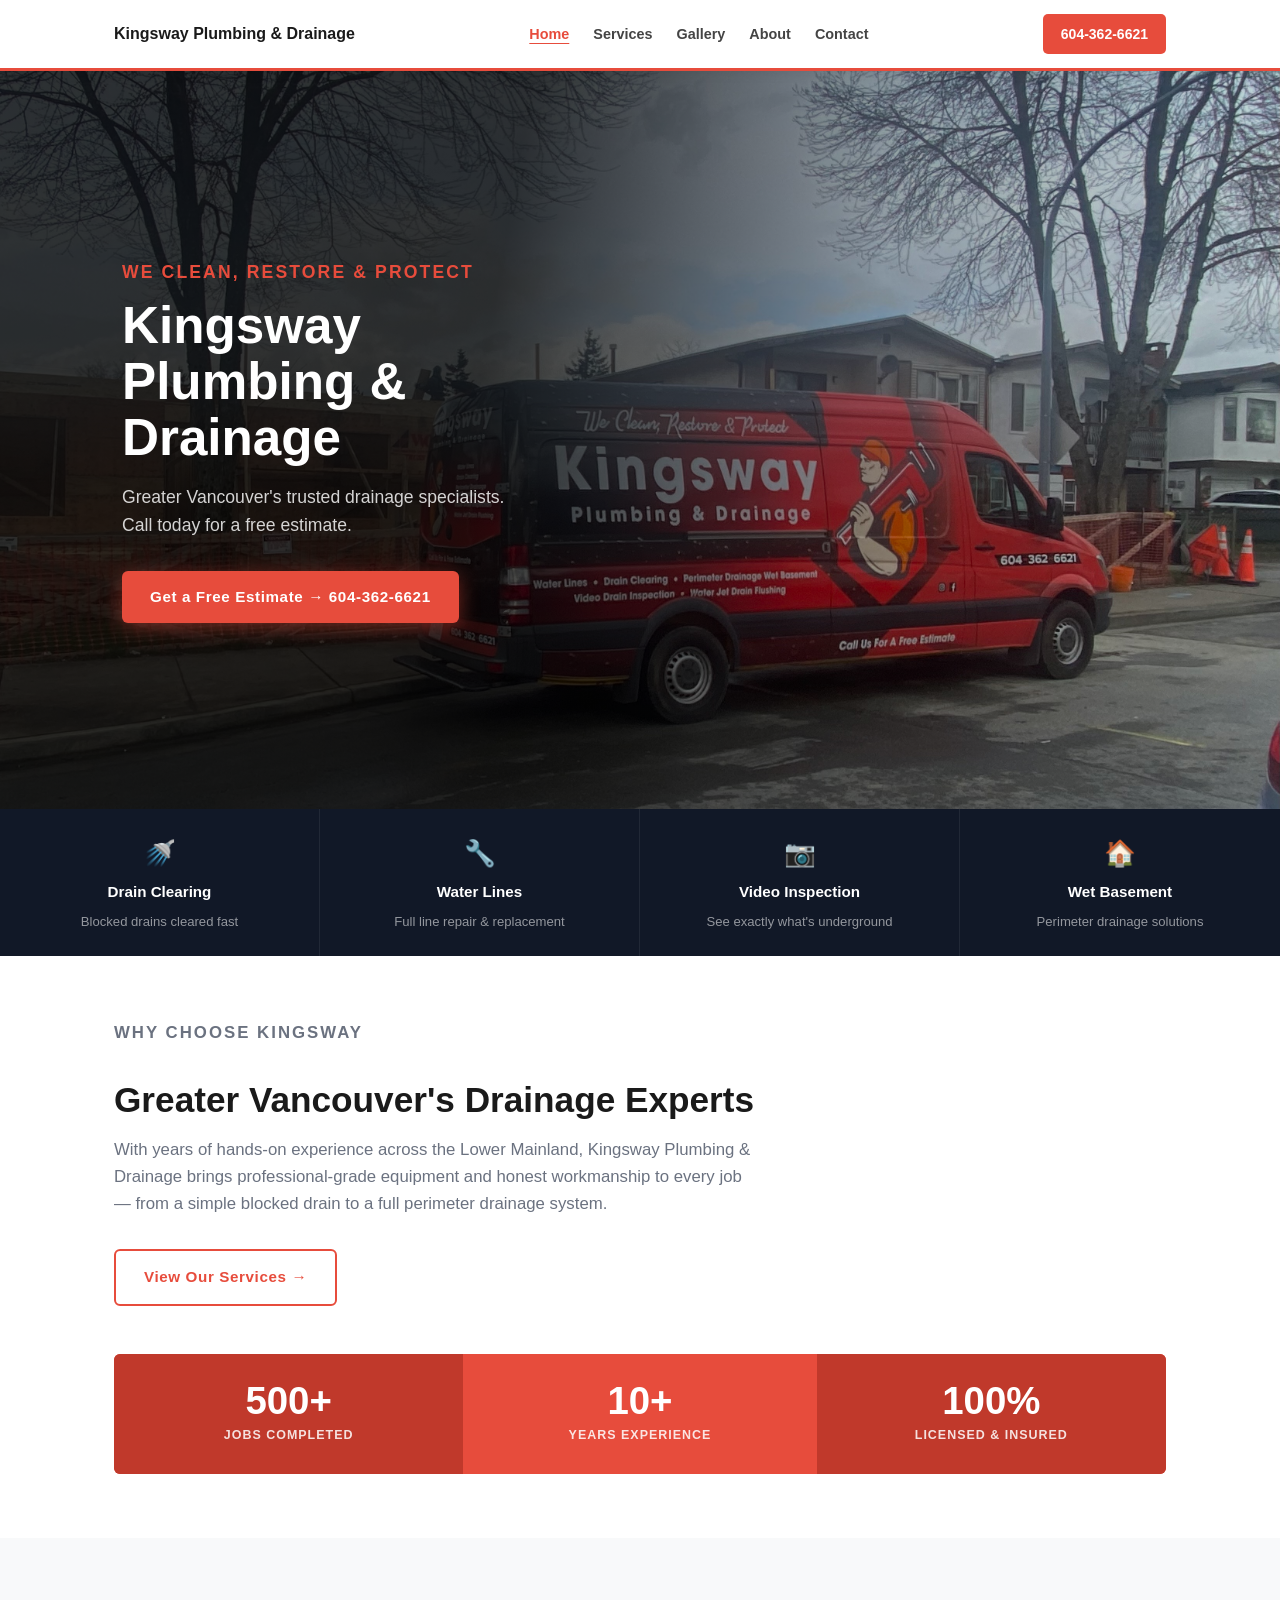
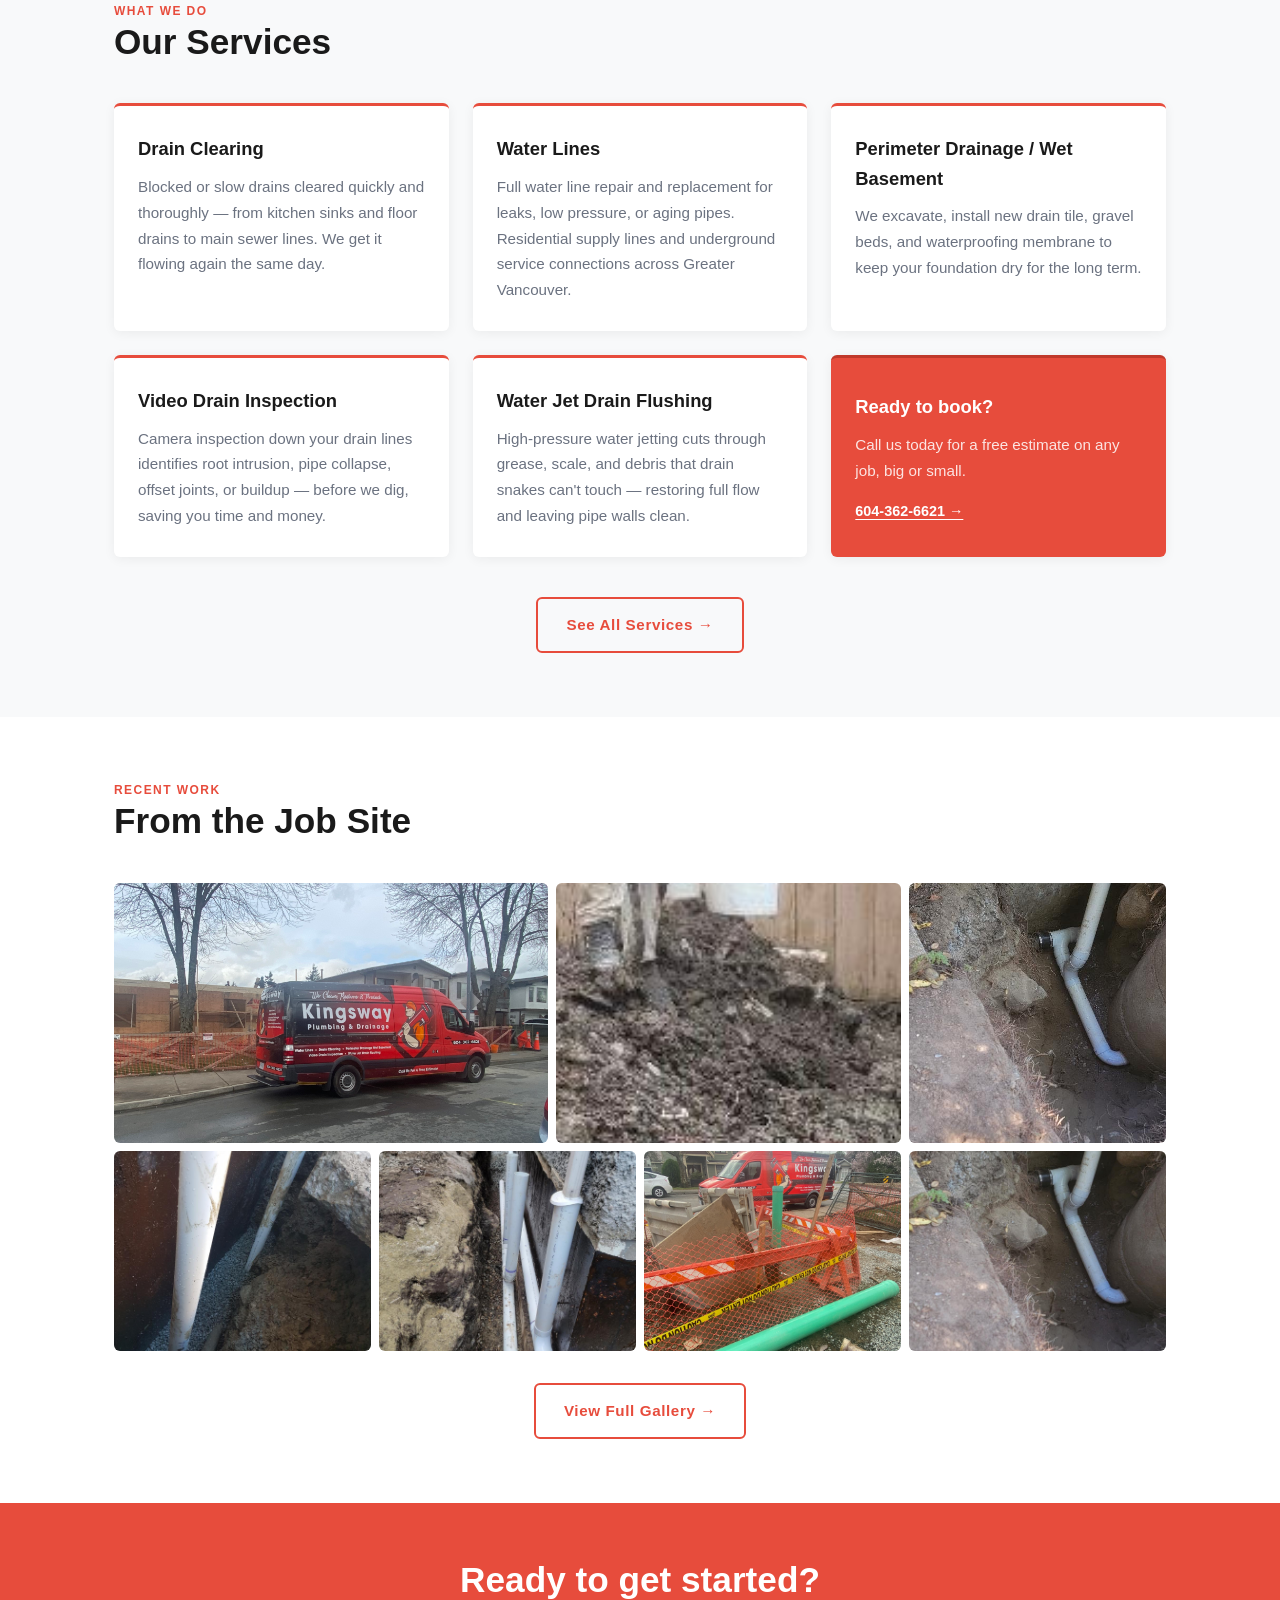
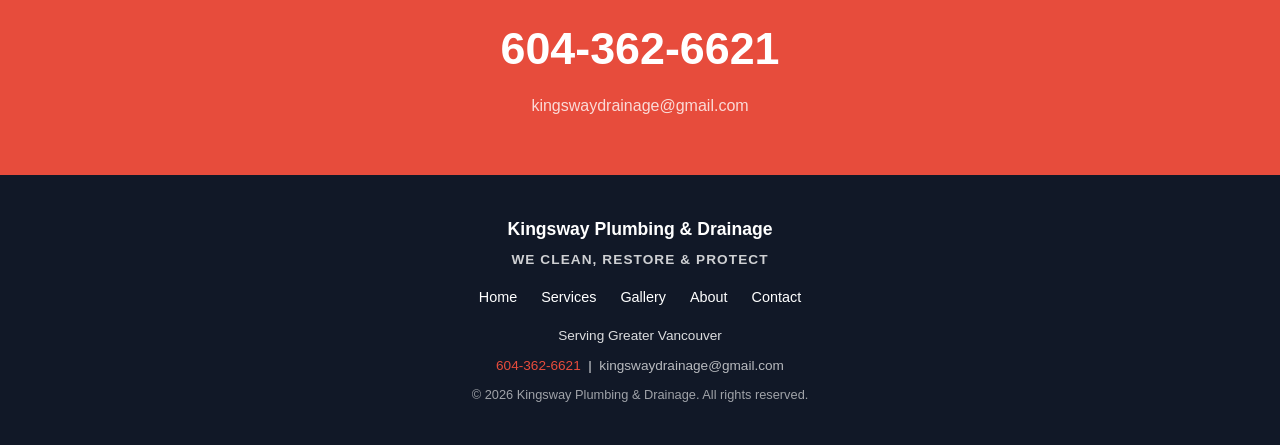
<file: index.html>
<!DOCTYPE html>
<html lang="en">
<head>
  <meta charset="UTF-8">
  <meta name="viewport" content="width=device-width, initial-scale=1.0">
  <title>Kingsway Plumbing & Drainage — Greater Vancouver</title>
  <link rel="icon" href="images/logo.png">
  <link rel="stylesheet" href="styles.css">
</head>
<body>

  <!-- NAV -->
  <nav class="nav">
    <div class="nav__inner">
      <a href="index.html" class="nav__brand">
        Kingsway Plumbing & Drainage
      </a>
      <ul class="nav__links">
        <li><a href="index.html" class="active">Home</a></li>
        <li><a href="services.html">Services</a></li>
        <li><a href="gallery.html">Gallery</a></li>
        <li><a href="about.html">About</a></li>
        <li><a href="contact.html">Contact</a></li>
      </ul>
      <a href="tel:6043626621" class="nav__phone">604-362-6621</a>
      <button class="nav-hamburger" aria-label="Toggle menu" onclick="this.closest('.nav').classList.toggle('nav--open')"><span></span><span></span><span></span></button>
    </div>
  </nav>

  <!-- HERO -->
  <section class="hero">
    <div class="hero__content">
      <p class="label">We Clean, Restore & Protect</p>
      <h1>Kingsway<br>Plumbing &<br>Drainage</h1>
      <p>Greater Vancouver's trusted drainage specialists.<br>Call today for a free estimate.</p>
      <a href="tel:6043626621" class="btn btn--red">Get a Free Estimate &rarr; 604-362-6621</a>
    </div>
  </section>

  <!-- SERVICE STRIP -->
  <div class="service-strip">
    <div class="service-strip__item">
      <span class="icon">🚿</span>
      <h3>Drain Clearing</h3>
      <p>Blocked drains cleared fast</p>
    </div>
    <div class="service-strip__item">
      <span class="icon">🔧</span>
      <h3>Water Lines</h3>
      <p>Full line repair & replacement</p>
    </div>
    <div class="service-strip__item">
      <span class="icon">📷</span>
      <h3>Video Inspection</h3>
      <p>See exactly what's underground</p>
    </div>
    <div class="service-strip__item">
      <span class="icon">🏠</span>
      <h3>Wet Basement</h3>
      <p>Perimeter drainage solutions</p>
    </div>
  </div>

  <!-- WHY US -->
  <section class="section why-us">
    <div class="container">
      <p class="label">Why Choose Kingsway</p>
      <h2>Greater Vancouver's Drainage Experts</h2>
      <p>With years of hands-on experience across the Lower Mainland, Kingsway Plumbing & Drainage brings professional-grade equipment and honest workmanship to every job — from a simple blocked drain to a full perimeter drainage system.</p>
      <a href="services.html" class="btn btn--outline">View Our Services &rarr;</a>
      <div class="stats">
        <div class="stat">
          <div class="stat__num">500+</div>
          <div class="stat__label">Jobs Completed</div>
        </div>
        <div class="stat">
          <div class="stat__num">10+</div>
          <div class="stat__label">Years Experience</div>
        </div>
        <div class="stat">
          <div class="stat__num">100%</div>
          <div class="stat__label">Licensed & Insured</div>
        </div>
      </div>
    </div>
  </section>

  <!-- SERVICES SECTION -->
  <section class="section section--alt">
    <div class="container">
      <p class="label">What We Do</p>
      <h2 style="margin-bottom: 32px;">Our Services</h2>
      <div class="services-grid">
        <div class="service-card">
          <h3>Drain Clearing</h3>
          <p>Blocked or slow drains cleared quickly and thoroughly — from kitchen sinks and floor drains to main sewer lines. We get it flowing again the same day.</p>
        </div>
        <div class="service-card">
          <h3>Water Lines</h3>
          <p>Full water line repair and replacement for leaks, low pressure, or aging pipes. Residential supply lines and underground service connections across Greater Vancouver.</p>
        </div>
        <div class="service-card">
          <h3>Perimeter Drainage / Wet Basement</h3>
          <p>We excavate, install new drain tile, gravel beds, and waterproofing membrane to keep your foundation dry for the long term.</p>
        </div>
        <div class="service-card">
          <h3>Video Drain Inspection</h3>
          <p>Camera inspection down your drain lines identifies root intrusion, pipe collapse, offset joints, or buildup — before we dig, saving you time and money.</p>
        </div>
        <div class="service-card">
          <h3>Water Jet Drain Flushing</h3>
          <p>High-pressure water jetting cuts through grease, scale, and debris that drain snakes can't touch — restoring full flow and leaving pipe walls clean.</p>
        </div>
        <div class="service-card service-card--cta">
          <h3>Ready to book?</h3>
          <p>Call us today for a free estimate on any job, big or small.</p>
          <a href="tel:6043626621">604-362-6621 &rarr;</a>
        </div>
      </div>
      <div style="text-align:center; margin-top: 40px;">
        <a href="services.html" class="btn btn--outline">See All Services &rarr;</a>
      </div>
    </div>
  </section>

  <!-- PHOTO PREVIEW -->
  <section class="section">
    <div class="container">
      <p class="label">Recent Work</p>
      <h2 style="margin-bottom: 32px;">From the Job Site</h2>
      <div class="gallery-grid gallery-grid--home">
        <div class="gallery-grid__item ghp-1"><img src="images/van-street.jpeg" alt="Kingsway van"></div>
        <div class="gallery-grid__item ghp-2"><img src="images/job-07.jpeg" alt="Drainage work"></div>
        <div class="gallery-grid__item ghp-3"><img src="images/job-13.jpeg" alt="Drainage work"></div>
        <div class="gallery-grid__item ghp-4"><img src="images/job-05.jpeg" alt="Drainage work"></div>
        <div class="gallery-grid__item ghp-5"><img src="images/job-08.jpeg" alt="Drainage work"></div>
        <div class="gallery-grid__item ghp-6"><img src="images/van-site.jpeg" alt="Kingsway on site"></div>
        <div class="gallery-grid__item ghp-7"><img src="images/job-11.jpeg" alt="Drainage work"></div>
      </div>
      <div style="text-align:center; margin-top: 32px;">
        <a href="gallery.html" class="btn btn--outline">View Full Gallery &rarr;</a>
      </div>
    </div>
  </section>

  <!-- CTA BANNER -->
  <div class="cta-banner">
    <div class="container">
      <h2>Ready to get started?</h2>
      <a href="tel:6043626621" class="phone">604-362-6621</a>
      <p class="email">kingswaydrainage@gmail.com</p>
    </div>
  </div>

  <!-- FOOTER -->
  <footer class="footer">
    <p class="footer__name">Kingsway Plumbing & Drainage</p>
    <p class="footer__tagline">We Clean, Restore & Protect</p>
    <div class="footer__links">
      <a href="index.html">Home</a>
      <a href="services.html">Services</a>
      <a href="gallery.html">Gallery</a>
      <a href="about.html">About</a>
      <a href="contact.html">Contact</a>
    </div>
    <p class="footer__area">Serving Greater Vancouver</p>
    <p class="footer__area"><a href="tel:6043626621" style="color:var(--red);">604-362-6621</a> &nbsp;|&nbsp; <a href="mailto:kingswaydrainage@gmail.com" class="footer__email">kingswaydrainage@gmail.com</a></p>
    <p class="footer__copy">&copy; 2026 Kingsway Plumbing & Drainage. All rights reserved.</p>
  </footer>

</body>
</html>
</file>
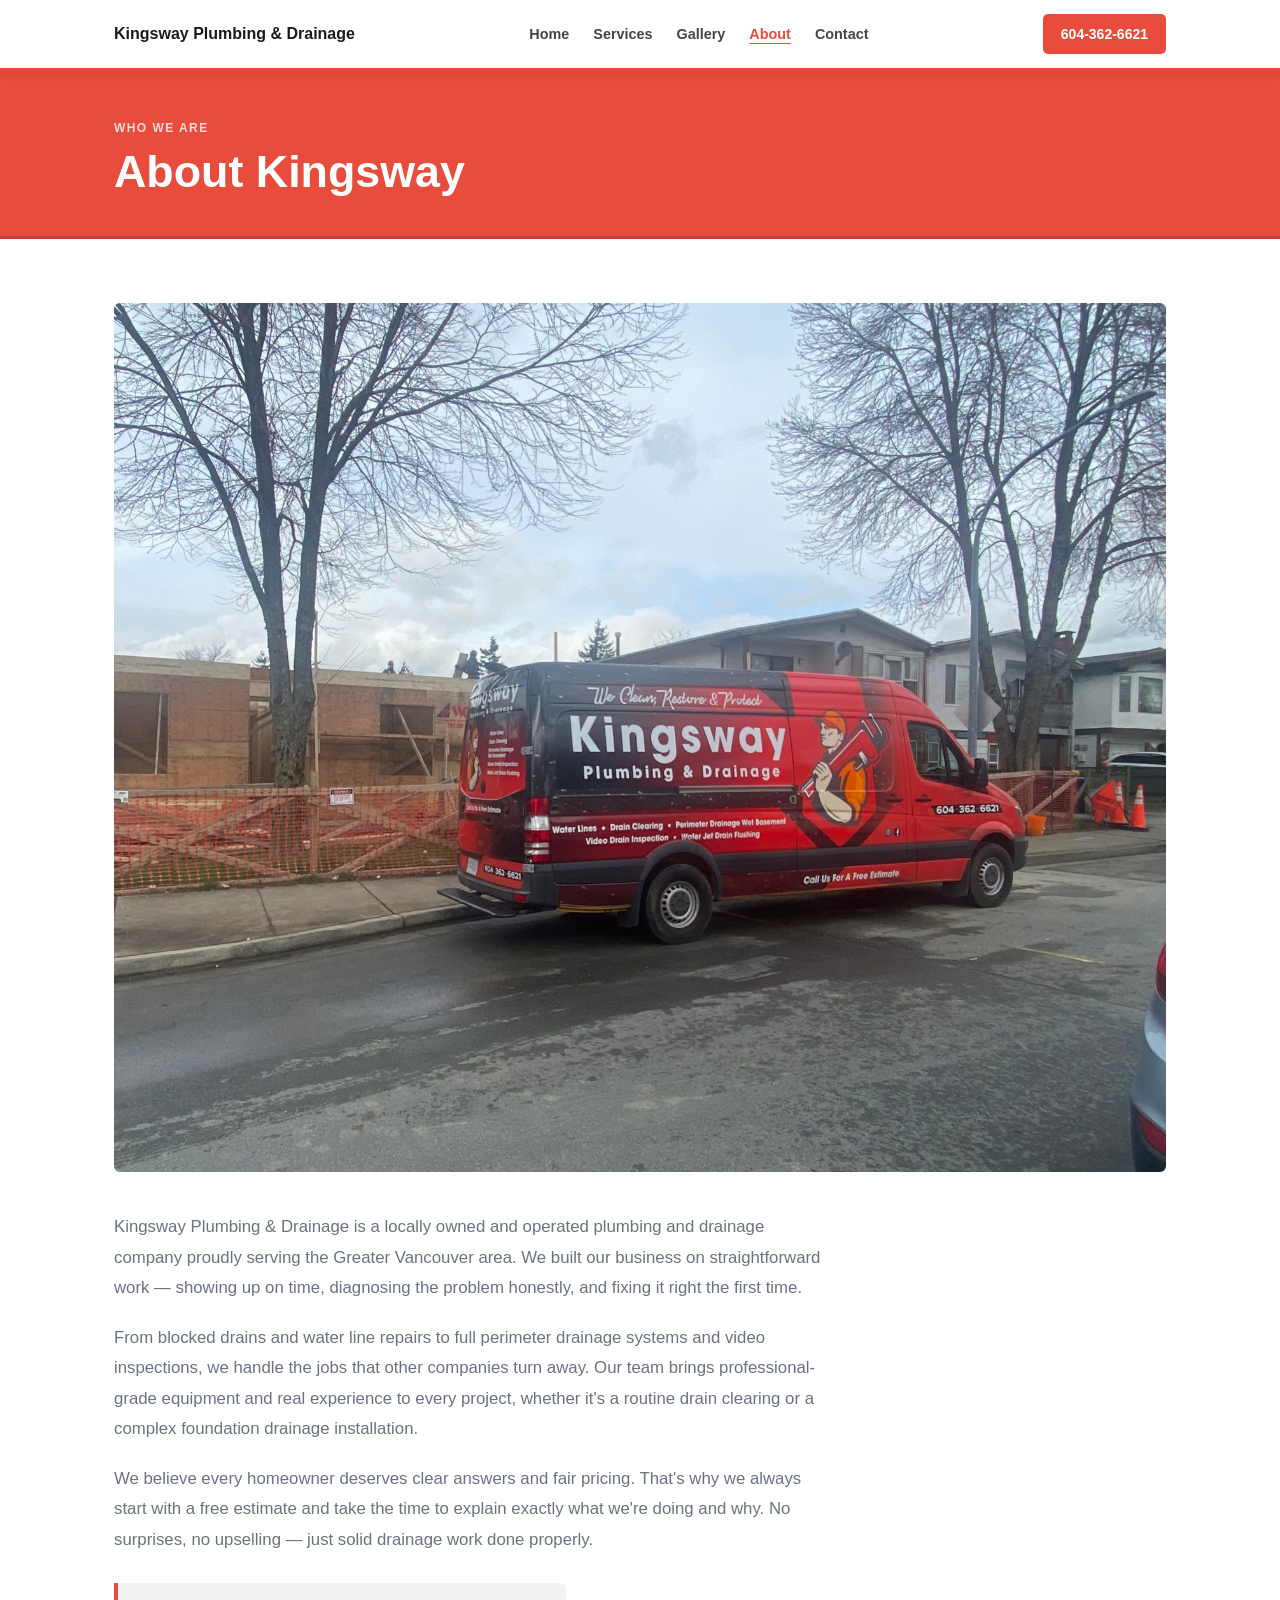
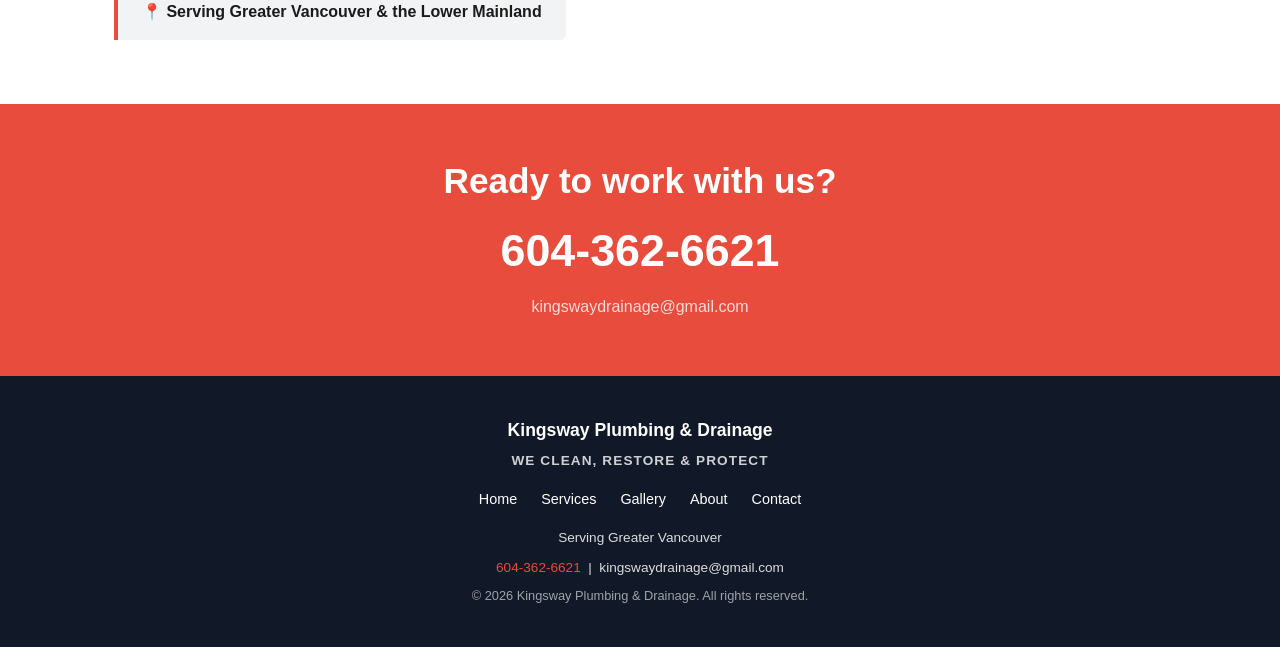
<file: about.html>
<!DOCTYPE html>
<html lang="en">
<head>
  <meta charset="UTF-8">
  <meta name="viewport" content="width=device-width, initial-scale=1.0">
  <title>About — Kingsway Plumbing & Drainage</title>
  <link rel="icon" href="images/logo.png">
  <link rel="stylesheet" href="styles.css">
</head>
<body>

  <!-- NAV -->
  <nav class="nav">
    <div class="nav__inner">
      <a href="index.html" class="nav__brand">

        Kingsway Plumbing & Drainage
      </a>
      <ul class="nav__links">
        <li><a href="index.html">Home</a></li>
        <li><a href="services.html">Services</a></li>
        <li><a href="gallery.html">Gallery</a></li>
        <li><a href="about.html" class="active">About</a></li>
        <li><a href="contact.html">Contact</a></li>
      </ul>
      <a href="tel:6043626621" class="nav__phone">604-362-6621</a>
      <button class="nav-hamburger" aria-label="Toggle menu" onclick="this.closest('.nav').classList.toggle('nav--open')"><span></span><span></span><span></span></button>
    </div>
  </nav>

  <!-- PAGE HEADER -->
  <div class="page-header">
    <div class="container">
      <p class="label">Who We Are</p>
      <h1>About Kingsway</h1>
    </div>
  </div>

  <!-- ABOUT CONTENT -->
  <section class="section">
    <div class="container">
      <img src="images/van-street.jpeg" alt="Kingsway Plumbing & Drainage van" class="about-van">
      <div class="about-content">
        <p>Kingsway Plumbing & Drainage is a locally owned and operated plumbing and drainage company proudly serving the Greater Vancouver area. We built our business on straightforward work — showing up on time, diagnosing the problem honestly, and fixing it right the first time.</p>
        <p>From blocked drains and water line repairs to full perimeter drainage systems and video inspections, we handle the jobs that other companies turn away. Our team brings professional-grade equipment and real experience to every project, whether it's a routine drain clearing or a complex foundation drainage installation.</p>
        <p>We believe every homeowner deserves clear answers and fair pricing. That's why we always start with a free estimate and take the time to explain exactly what we're doing and why. No surprises, no upselling — just solid drainage work done properly.</p>
        <div class="about-callout">📍 Serving Greater Vancouver &amp; the Lower Mainland</div>
      </div>
    </div>
  </section>

  <!-- CTA BANNER -->
  <div class="cta-banner">
    <div class="container">
      <h2>Ready to work with us?</h2>
      <a href="tel:6043626621" class="phone">604-362-6621</a>
      <p class="email">kingswaydrainage@gmail.com</p>
    </div>
  </div>

  <!-- FOOTER -->
  <footer class="footer">
    <p class="footer__name">Kingsway Plumbing & Drainage</p>
    <p class="footer__tagline">We Clean, Restore & Protect</p>
    <div class="footer__links">
      <a href="index.html">Home</a>
      <a href="services.html">Services</a>
      <a href="gallery.html">Gallery</a>
      <a href="about.html">About</a>
      <a href="contact.html">Contact</a>
    </div>
    <p class="footer__area">Serving Greater Vancouver</p>
    <p class="footer__area"><a href="tel:6043626621" style="color:var(--red);">604-362-6621</a> &nbsp;|&nbsp; <a href="mailto:kingswaydrainage@gmail.com">kingswaydrainage@gmail.com</a></p>
    <p class="footer__copy">&copy; 2026 Kingsway Plumbing & Drainage. All rights reserved.</p>
  </footer>

</body>
</html>
</file>
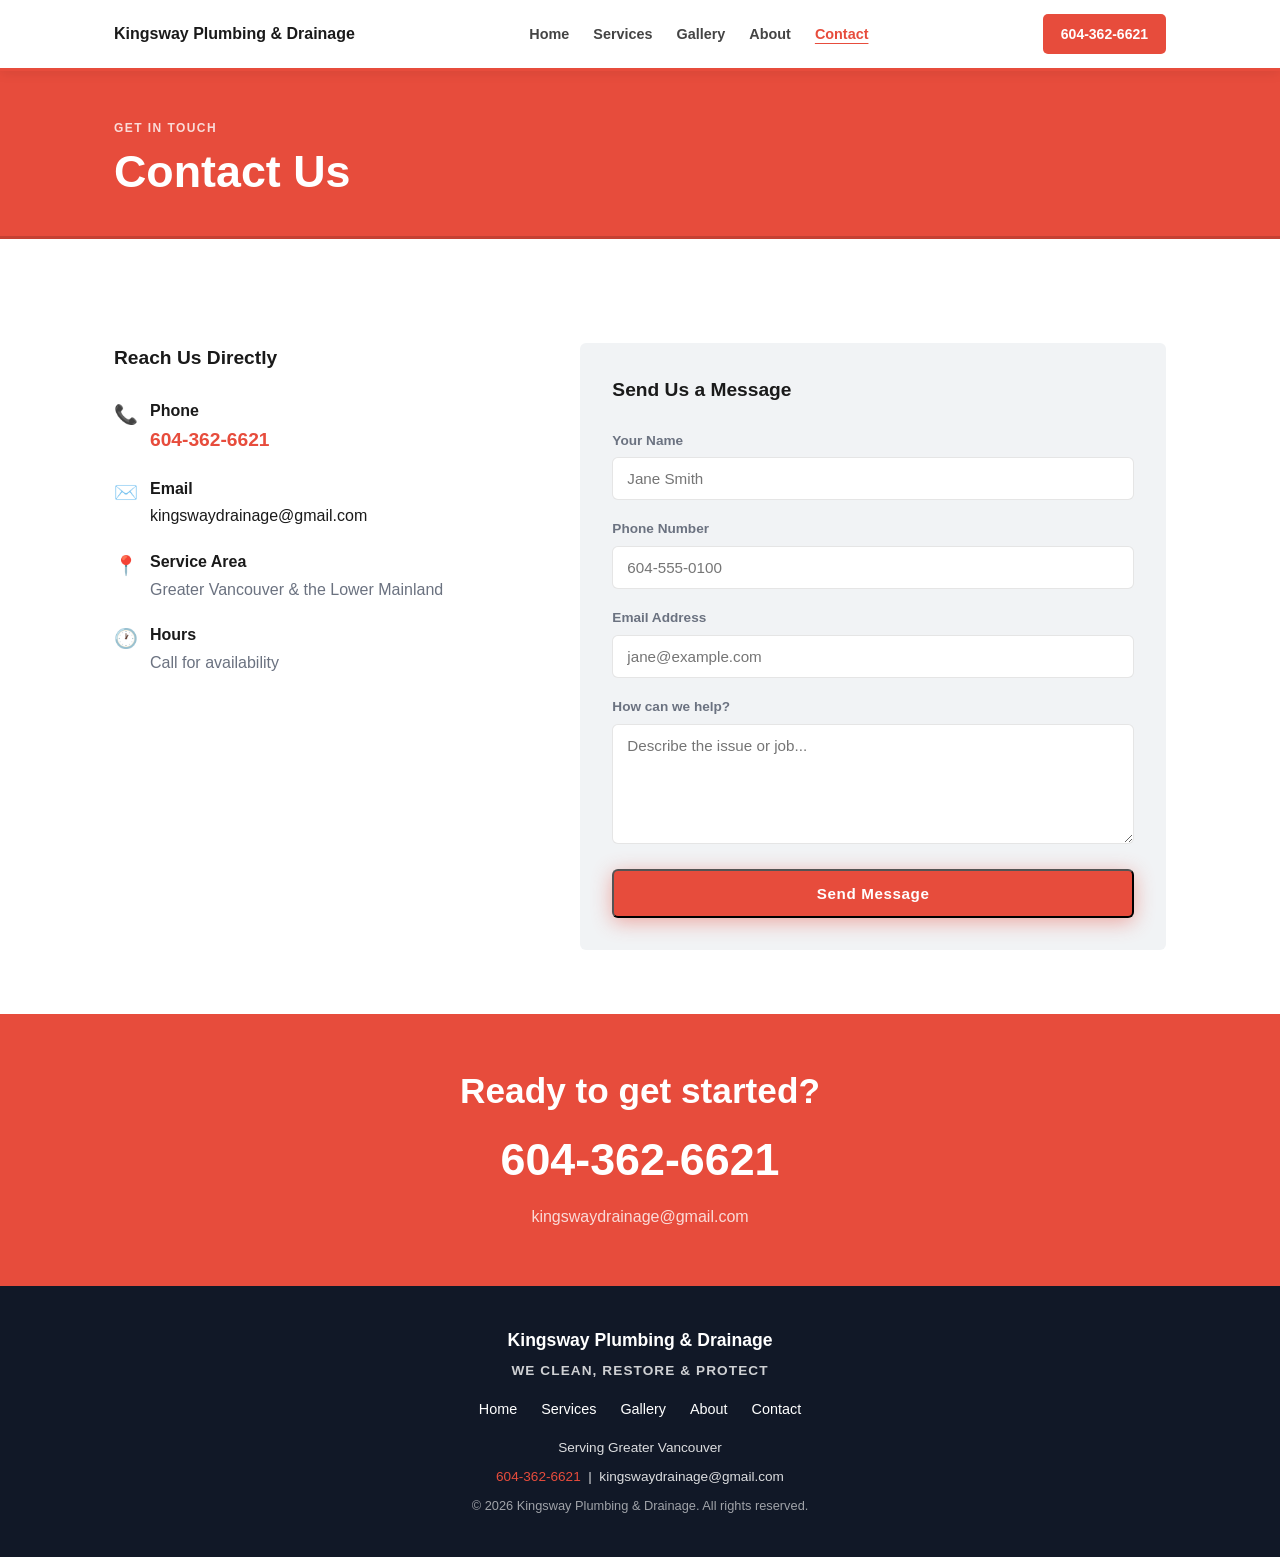
<file: contact.html>
<!DOCTYPE html>
<html lang="en">
<head>
  <meta charset="UTF-8">
  <meta name="viewport" content="width=device-width, initial-scale=1.0">
  <title>Contact — Kingsway Plumbing & Drainage</title>
  <link rel="icon" href="images/logo.png">
  <link rel="stylesheet" href="styles.css">
</head>
<body>

  <!-- NAV -->
  <nav class="nav">
    <div class="nav__inner">
      <a href="index.html" class="nav__brand">

        Kingsway Plumbing & Drainage
      </a>
      <ul class="nav__links">
        <li><a href="index.html">Home</a></li>
        <li><a href="services.html">Services</a></li>
        <li><a href="gallery.html">Gallery</a></li>
        <li><a href="about.html">About</a></li>
        <li><a href="contact.html" class="active">Contact</a></li>
      </ul>
      <a href="tel:6043626621" class="nav__phone">604-362-6621</a>
      <button class="nav-hamburger" aria-label="Toggle menu" onclick="this.closest('.nav').classList.toggle('nav--open')"><span></span><span></span><span></span></button>
    </div>
  </nav>

  <!-- PAGE HEADER -->
  <div class="page-header">
    <div class="container">
      <p class="label">Get in Touch</p>
      <h1>Contact Us</h1>
    </div>
  </div>

  <!-- CONTACT -->
  <section class="section">
    <div class="container">
      <div class="contact-grid">

        <div class="contact-info">
          <h3>Reach Us Directly</h3>
          <div class="contact-info__item">
            <span class="icon">📞</span>
            <div>
              <div style="font-weight:700; margin-bottom:2px;">Phone</div>
              <a href="tel:6043626621" style="color:var(--red); font-size:1.2rem; font-weight:800;">604-362-6621</a>
            </div>
          </div>
          <div class="contact-info__item">
            <span class="icon">✉️</span>
            <div>
              <div style="font-weight:700; margin-bottom:2px;">Email</div>
              <a href="mailto:kingswaydrainage@gmail.com">kingswaydrainage@gmail.com</a>
            </div>
          </div>
          <div class="contact-info__item">
            <span class="icon">📍</span>
            <div>
              <div style="font-weight:700; margin-bottom:2px;">Service Area</div>
              <span class="muted">Greater Vancouver &amp; the Lower Mainland</span>
            </div>
          </div>
          <div class="contact-info__item">
            <span class="icon">🕐</span>
            <div>
              <div style="font-weight:700; margin-bottom:2px;">Hours</div>
              <span class="muted">Call for availability</span>
            </div>
          </div>
        </div>

        <div class="contact-form">
          <h3>Send Us a Message</h3>
          <form action="https://formspree.io/f/xzdyzype" method="POST">
            <div class="form-group">
              <label for="name">Your Name</label>
              <input type="text" id="name" name="name" placeholder="Jane Smith" required>
            </div>
            <div class="form-group">
              <label for="phone">Phone Number</label>
              <input type="tel" id="phone" name="phone" placeholder="604-555-0100">
            </div>
            <div class="form-group">
              <label for="email">Email Address</label>
              <input type="email" id="email" name="email" placeholder="jane@example.com" required>
            </div>
            <div class="form-group">
              <label for="message">How can we help?</label>
              <textarea id="message" name="message" placeholder="Describe the issue or job..." required></textarea>
            </div>
            <button type="submit" class="btn btn--red" style="width:100%;">Send Message</button>
          </form>
        </div>

      </div>
    </div>
  </section>

  <!-- CTA BANNER -->
  <div class="cta-banner">
    <div class="container">
      <h2>Ready to get started?</h2>
      <a href="tel:6043626621" class="phone">604-362-6621</a>
      <p class="email">kingswaydrainage@gmail.com</p>
    </div>
  </div>

  <!-- FOOTER -->
  <footer class="footer">
    <p class="footer__name">Kingsway Plumbing & Drainage</p>
    <p class="footer__tagline">We Clean, Restore & Protect</p>
    <div class="footer__links">
      <a href="index.html">Home</a>
      <a href="services.html">Services</a>
      <a href="gallery.html">Gallery</a>
      <a href="about.html">About</a>
      <a href="contact.html">Contact</a>
    </div>
    <p class="footer__area">Serving Greater Vancouver</p>
    <p class="footer__area"><a href="tel:6043626621" style="color:var(--red);">604-362-6621</a> &nbsp;|&nbsp; <a href="mailto:kingswaydrainage@gmail.com">kingswaydrainage@gmail.com</a></p>
    <p class="footer__copy">&copy; 2026 Kingsway Plumbing & Drainage. All rights reserved.</p>
  </footer>

</body>
</html>
</file>
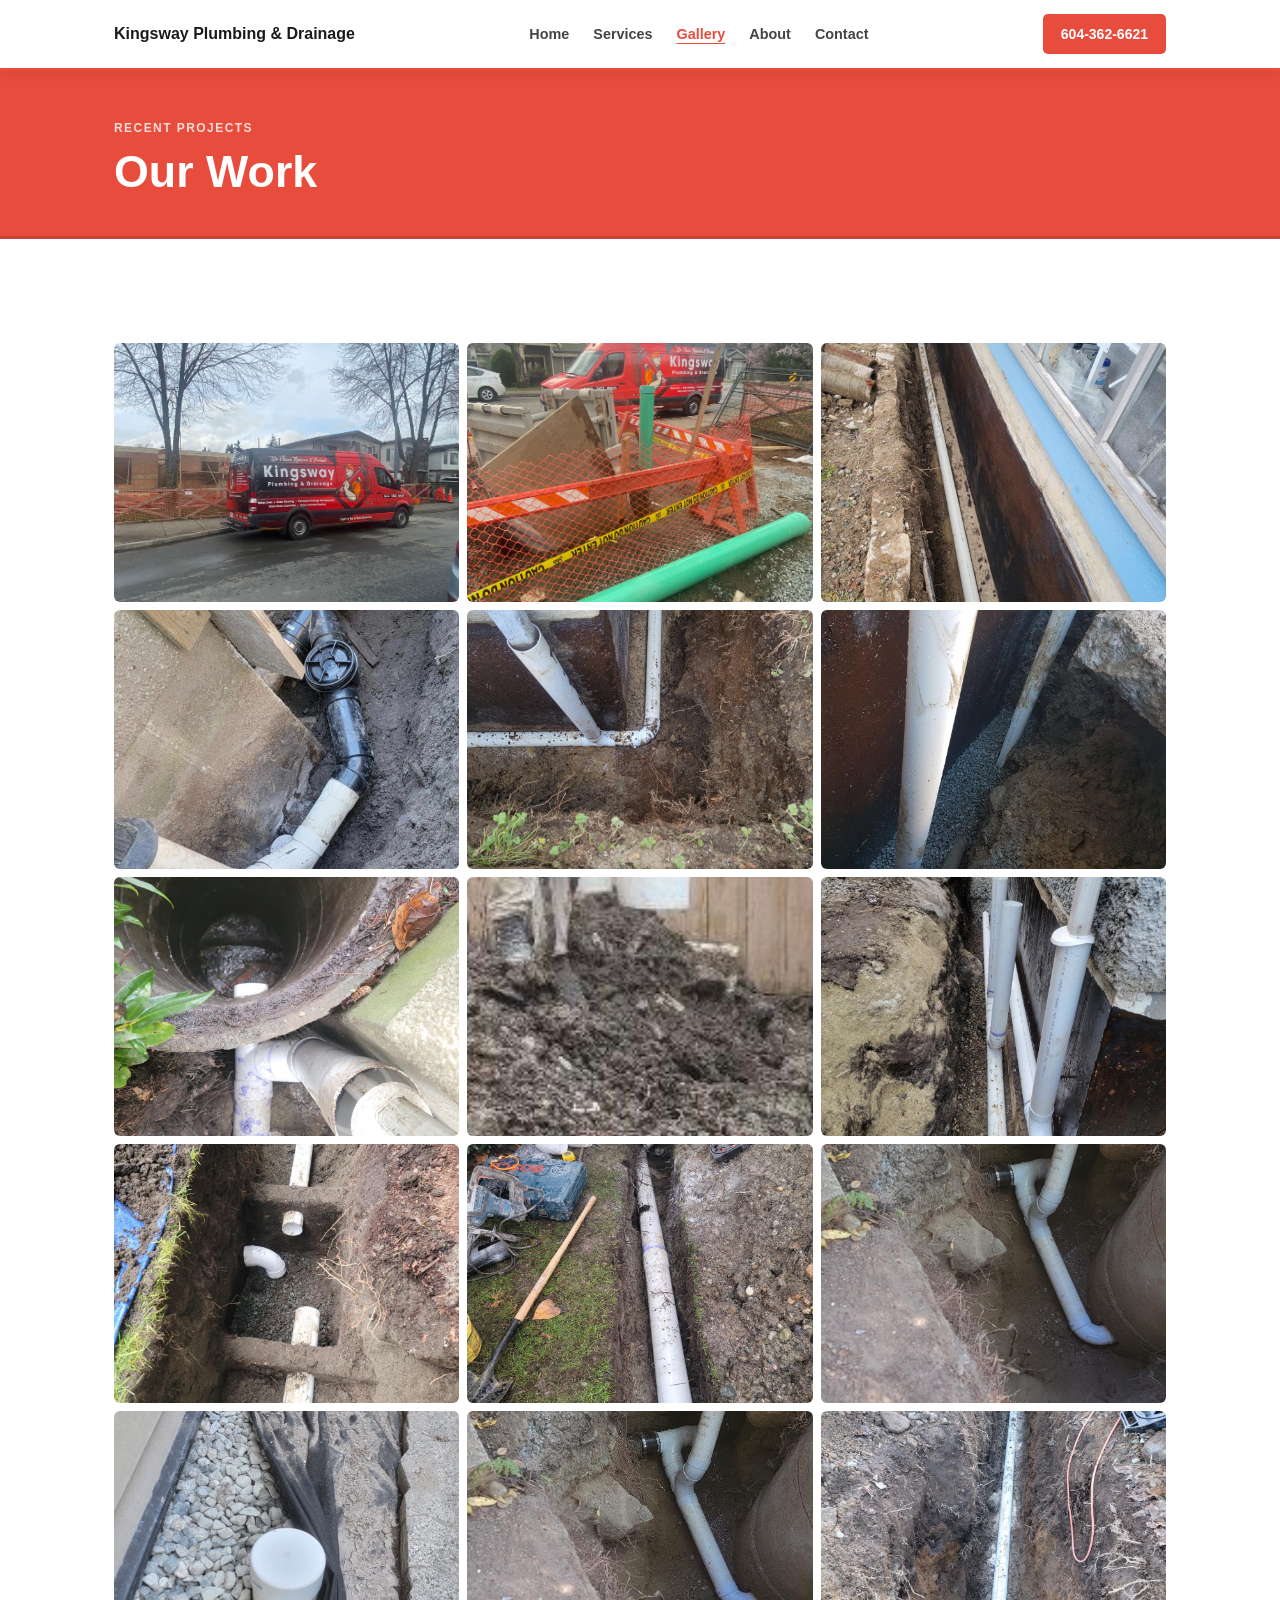
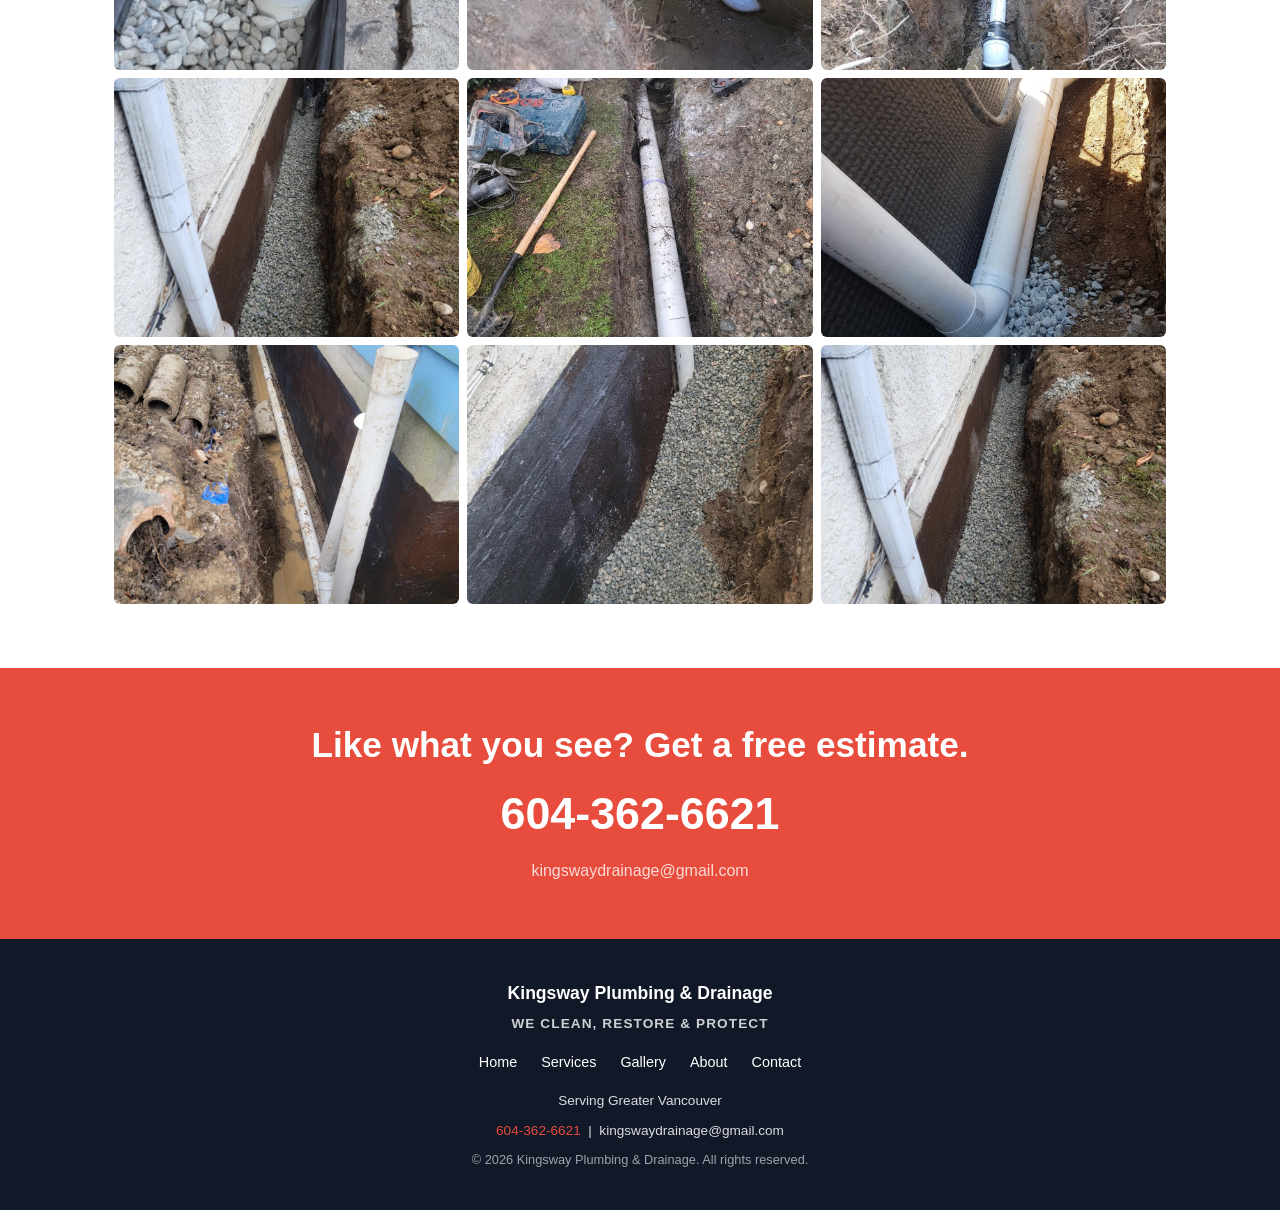
<file: gallery.html>
<!DOCTYPE html>
<html lang="en">
<head>
  <meta charset="UTF-8">
  <meta name="viewport" content="width=device-width, initial-scale=1.0">
  <title>Gallery — Kingsway Plumbing & Drainage</title>
  <link rel="icon" href="images/logo.png">
  <link rel="stylesheet" href="styles.css">
</head>
<body>

  <!-- NAV -->
  <nav class="nav">
    <div class="nav__inner">
      <a href="index.html" class="nav__brand">

        Kingsway Plumbing & Drainage
      </a>
      <ul class="nav__links">
        <li><a href="index.html">Home</a></li>
        <li><a href="services.html">Services</a></li>
        <li><a href="gallery.html" class="active">Gallery</a></li>
        <li><a href="about.html">About</a></li>
        <li><a href="contact.html">Contact</a></li>
      </ul>
      <a href="tel:6043626621" class="nav__phone">604-362-6621</a>
      <button class="nav-hamburger" aria-label="Toggle menu" onclick="this.closest('.nav').classList.toggle('nav--open')"><span></span><span></span><span></span></button>
    </div>
  </nav>

  <!-- PAGE HEADER -->
  <div class="page-header">
    <div class="container">
      <p class="label">Recent Projects</p>
      <h1>Our Work</h1>
    </div>
  </div>

  <!-- GALLERY -->
  <section class="section">
    <div class="container">
      <div class="gallery-grid">
        <div class="gallery-grid__item"><img src="images/van-street.jpeg" alt="Kingsway van on site"></div>
        <div class="gallery-grid__item"><img src="images/van-site.jpeg" alt="Kingsway van at job site"></div>
        <div class="gallery-grid__item"><img src="images/job-01.jpeg" alt="Drainage work"></div>
        <div class="gallery-grid__item"><img src="images/job-02.jpeg" alt="Drainage work"></div>
        <div class="gallery-grid__item"><img src="images/job-04.jpeg" alt="Drainage work"></div>
        <div class="gallery-grid__item"><img src="images/job-05.jpeg" alt="Drainage work"></div>
        <div class="gallery-grid__item"><img src="images/job-06.jpeg" alt="Drainage work"></div>
        <div class="gallery-grid__item"><img src="images/job-07.jpeg" alt="Drainage work"></div>
        <div class="gallery-grid__item"><img src="images/job-08.jpeg" alt="Drainage work"></div>
        <div class="gallery-grid__item"><img src="images/job-09.jpeg" alt="Drainage work"></div>
        <div class="gallery-grid__item"><img src="images/job-10.jpeg" alt="Drainage work"></div>
        <div class="gallery-grid__item"><img src="images/job-11.jpeg" alt="Drainage work"></div>
        <div class="gallery-grid__item"><img src="images/job-12.jpeg" alt="Drainage work"></div>
        <div class="gallery-grid__item"><img src="images/job-13.jpeg" alt="Drainage work"></div>
        <div class="gallery-grid__item"><img src="images/job-14.jpeg" alt="Drainage work"></div>
        <div class="gallery-grid__item"><img src="images/job-15.jpeg" alt="Drainage work"></div>
        <div class="gallery-grid__item"><img src="images/job-16.jpeg" alt="Drainage work"></div>
        <div class="gallery-grid__item"><img src="images/job-17.jpeg" alt="Drainage work"></div>
        <div class="gallery-grid__item"><img src="images/job-18.jpeg" alt="Drainage work"></div>
        <div class="gallery-grid__item"><img src="images/job-19.jpeg" alt="Drainage work"></div>
        <div class="gallery-grid__item"><img src="images/job-20.jpeg" alt="Drainage work"></div>
      </div>
    </div>
  </section>

  <!-- CTA BANNER -->
  <div class="cta-banner">
    <div class="container">
      <h2>Like what you see? Get a free estimate.</h2>
      <a href="tel:6043626621" class="phone">604-362-6621</a>
      <p class="email">kingswaydrainage@gmail.com</p>
    </div>
  </div>

  <!-- FOOTER -->
  <footer class="footer">
    <p class="footer__name">Kingsway Plumbing & Drainage</p>
    <p class="footer__tagline">We Clean, Restore & Protect</p>
    <div class="footer__links">
      <a href="index.html">Home</a>
      <a href="services.html">Services</a>
      <a href="gallery.html">Gallery</a>
      <a href="about.html">About</a>
      <a href="contact.html">Contact</a>
    </div>
    <p class="footer__area">Serving Greater Vancouver</p>
    <p class="footer__area"><a href="tel:6043626621" style="color:var(--red);">604-362-6621</a> &nbsp;|&nbsp; <a href="mailto:kingswaydrainage@gmail.com">kingswaydrainage@gmail.com</a></p>
    <p class="footer__copy">&copy; 2026 Kingsway Plumbing & Drainage. All rights reserved.</p>
  </footer>

</body>
</html>
</file>
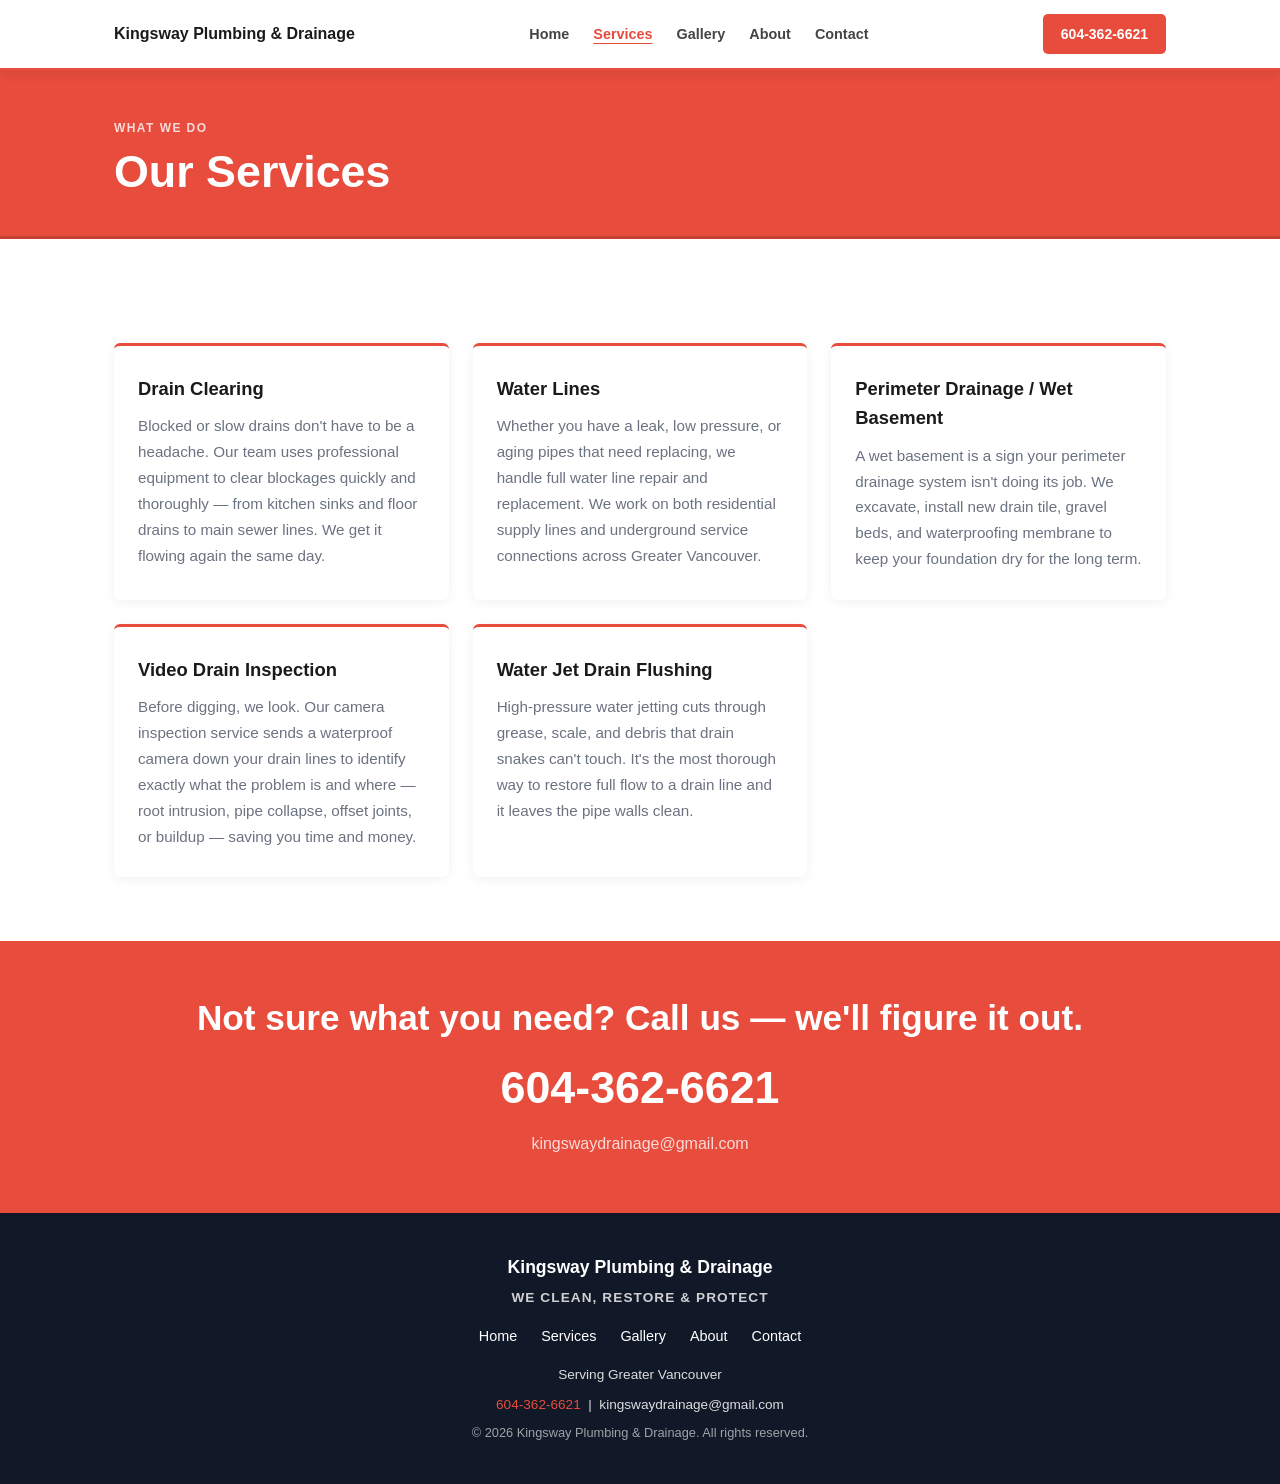
<file: services.html>
<!DOCTYPE html>
<html lang="en">
<head>
  <meta charset="UTF-8">
  <meta name="viewport" content="width=device-width, initial-scale=1.0">
  <title>Services — Kingsway Plumbing & Drainage</title>
  <link rel="icon" href="images/logo.png">
  <link rel="stylesheet" href="styles.css">
</head>
<body>

  <!-- NAV -->
  <nav class="nav">
    <div class="nav__inner">
      <a href="index.html" class="nav__brand">

        Kingsway Plumbing & Drainage
      </a>
      <ul class="nav__links">
        <li><a href="index.html">Home</a></li>
        <li><a href="services.html" class="active">Services</a></li>
        <li><a href="gallery.html">Gallery</a></li>
        <li><a href="about.html">About</a></li>
        <li><a href="contact.html">Contact</a></li>
      </ul>
      <a href="tel:6043626621" class="nav__phone">604-362-6621</a>
      <button class="nav-hamburger" aria-label="Toggle menu" onclick="this.closest('.nav').classList.toggle('nav--open')"><span></span><span></span><span></span></button>
    </div>
  </nav>

  <!-- PAGE HEADER -->
  <div class="page-header">
    <div class="container">
      <p class="label">What We Do</p>
      <h1>Our Services</h1>
    </div>
  </div>

  <!-- SERVICES -->
  <section class="section">
    <div class="container">
      <div class="services-grid">

        <div class="service-card">
          <h3>Drain Clearing</h3>
          <p>Blocked or slow drains don't have to be a headache. Our team uses professional equipment to clear blockages quickly and thoroughly — from kitchen sinks and floor drains to main sewer lines. We get it flowing again the same day.</p>
        </div>

        <div class="service-card">
          <h3>Water Lines</h3>
          <p>Whether you have a leak, low pressure, or aging pipes that need replacing, we handle full water line repair and replacement. We work on both residential supply lines and underground service connections across Greater Vancouver.</p>
        </div>

        <div class="service-card">
          <h3>Perimeter Drainage / Wet Basement</h3>
          <p>A wet basement is a sign your perimeter drainage system isn't doing its job. We excavate, install new drain tile, gravel beds, and waterproofing membrane to keep your foundation dry for the long term.</p>
        </div>

        <div class="service-card">
          <h3>Video Drain Inspection</h3>
          <p>Before digging, we look. Our camera inspection service sends a waterproof camera down your drain lines to identify exactly what the problem is and where — root intrusion, pipe collapse, offset joints, or buildup — saving you time and money.</p>
        </div>

        <div class="service-card">
          <h3>Water Jet Drain Flushing</h3>
          <p>High-pressure water jetting cuts through grease, scale, and debris that drain snakes can't touch. It's the most thorough way to restore full flow to a drain line and it leaves the pipe walls clean.</p>
        </div>

      </div>
    </div>
  </section>

  <!-- CTA BANNER -->
  <div class="cta-banner">
    <div class="container">
      <h2>Not sure what you need? Call us — we'll figure it out.</h2>
      <a href="tel:6043626621" class="phone">604-362-6621</a>
      <p class="email">kingswaydrainage@gmail.com</p>
    </div>
  </div>

  <!-- FOOTER -->
  <footer class="footer">
    <p class="footer__name">Kingsway Plumbing & Drainage</p>
    <p class="footer__tagline">We Clean, Restore & Protect</p>
    <div class="footer__links">
      <a href="index.html">Home</a>
      <a href="services.html">Services</a>
      <a href="gallery.html">Gallery</a>
      <a href="about.html">About</a>
      <a href="contact.html">Contact</a>
    </div>
    <p class="footer__area">Serving Greater Vancouver</p>
    <p class="footer__area"><a href="tel:6043626621" style="color:var(--red);">604-362-6621</a> &nbsp;|&nbsp; <a href="mailto:kingswaydrainage@gmail.com">kingswaydrainage@gmail.com</a></p>
    <p class="footer__copy">&copy; 2026 Kingsway Plumbing & Drainage. All rights reserved.</p>
  </footer>

</body>
</html>
</file>
<file: styles.css>
/* ============================================================
   KINGSWAY PLUMBING & DRAINAGE — styles.css
   ============================================================ */

/* --- Variables --- */
:root {
  --navy:      #ffffff;
  --navy-dark: #f8f9fa;
  --navy-card: #f1f3f5;
  --red:       #e74c3c;
  --text:      #1a1a1a;
  --muted:     #6b7280;
  --border:    rgba(0, 0, 0, 0.1);
  --radius:    6px;
  --max-width: 1100px;
  --charcoal:  #111827;
}

/* --- Reset --- */
*, *::before, *::after { box-sizing: border-box; margin: 0; padding: 0; }
html { scroll-behavior: smooth; }
body {
  font-family: -apple-system, BlinkMacSystemFont, "Segoe UI", Roboto, sans-serif;
  background: var(--navy);
  color: var(--text);
  line-height: 1.6;
}
img { display: block; max-width: 100%; height: auto; }
a { color: inherit; text-decoration: none; }

/* --- Layout --- */
.container {
  max-width: var(--max-width);
  margin: 0 auto;
  padding: 0 24px;
}
.section { padding: 64px 0; }
.section--alt { background: var(--navy-dark); }

/* --- Typography --- */
h1 { font-size: clamp(2rem, 5vw, 3.2rem); font-weight: 900; line-height: 1.1; }
h2 { font-size: clamp(1.5rem, 3vw, 2.2rem); font-weight: 800; line-height: 1.2; }
h3 { font-size: 1.2rem; font-weight: 700; }
.label {
  font-size: 0.75rem;
  font-weight: 700;
  letter-spacing: 0.12em;
  text-transform: uppercase;
  color: var(--red);
}
.muted { color: var(--muted); }
.page-header {
  background: var(--red);
  color: #fff;
  padding: 48px 0 40px;
  border-bottom: 3px solid rgba(0,0,0,0.15);
}
.page-header .label { color: rgba(255,255,255,0.8); }
.page-header h1 { font-size: clamp(1.8rem, 4vw, 2.8rem); }
.page-header .label { margin-bottom: 8px; }

/* --- Buttons --- */
.btn {
  display: inline-block;
  padding: 14px 28px;
  font-weight: 800;
  font-size: 0.95rem;
  letter-spacing: 0.04em;
  border-radius: var(--radius);
  transition: opacity 0.15s;
  cursor: pointer;
}
.btn:hover { opacity: 0.88; }
.btn--red { background: var(--red); color: #fff; box-shadow: 0 4px 20px rgba(231,76,60,0.45); }
.btn--outline { border: 2px solid var(--red); color: var(--red); }

/* --- Nav --- */
.nav {
  position: sticky;
  top: 0;
  z-index: 100;
  background: #fff;
  border-bottom: 3px solid var(--red);
  box-shadow: 0 2px 12px rgba(0,0,0,0.08);
  color: #1a1a1a;
}
.nav__inner {
  display: flex;
  align-items: center;
  justify-content: space-between;
  gap: 16px;
  padding: 14px 24px;
  max-width: var(--max-width);
  margin: 0 auto;
}
.nav__brand {
  display: flex;
  align-items: center;
  gap: 10px;
  font-weight: 900;
  font-size: 1rem;
  white-space: nowrap;
  color: #1a1a1a;
}
.nav-hamburger { display: none; }
.nav__links {
  display: flex;
  align-items: center;
  gap: 24px;
  list-style: none;
  font-size: 0.9rem;
  font-weight: 600;
}
.nav__links a { color: #444; }
.nav__links a:hover { color: var(--red); opacity: 1; }
.nav__links a.active { color: var(--red); text-decoration: underline; text-underline-offset: 4px; }
.nav__phone {
  background: var(--red);
  color: #fff;
  padding: 9px 18px;
  border-radius: 5px;
  font-weight: 800;
  font-size: 0.875rem;
  white-space: nowrap;
}
.nav__phone:hover { opacity: 0.88; }

/* --- Hero (full-bleed photo) --- */
.hero {
  position: relative;
  min-height: 82vh;
  display: flex;
  align-items: center;
  background: url('images/van-street.jpeg') center 40% / cover no-repeat;
}
.hero::before {
  content: '';
  position: absolute;
  inset: 0;
  background: linear-gradient(100deg, rgba(0,0,0,0.80) 38%, rgba(0,0,0,0.35) 65%, rgba(0,0,0,0.08) 100%);
}
.hero__content {
  position: relative;
  z-index: 1;
  padding: 80px 32px;
  max-width: 1100px;
  margin: 0 auto;
  width: 100%;
}
.hero__content .label { color: var(--red); margin-bottom: 12px; }
.hero__content h1     { color: #fff; margin-bottom: 16px; max-width: 560px; }
.hero__content > p    { color: rgba(255,255,255,0.82); font-size: 1.1rem; margin-bottom: 32px; max-width: 480px; }

/* --- Service Strip --- */
.service-strip {
  display: grid;
  grid-template-columns: repeat(4, 1fr);
  background: var(--charcoal);
}
.service-strip__item {
  background: var(--charcoal);
  padding: 24px 20px;
  border-left: none;
  border-right: 1px solid rgba(255,255,255,0.07);
  display: flex;
  flex-direction: column;
  align-items: center;
  text-align: center;
  gap: 6px;
}
.service-strip__item:last-child { border-right: none; }
.service-strip__item .icon { font-size: 1.6rem; }
.service-strip__item h3 { font-size: 0.95rem; color: #fff; }
.service-strip__item p  { font-size: 0.82rem; color: rgba(255,255,255,0.55); }

/* --- Why Us --- */
.why-us { text-align: left; }
.why-us h2 { margin-bottom: 16px; }
.why-us p  { max-width: 640px; margin-bottom: 32px; color: var(--muted); font-size: 1.05rem; }

/* --- Stats --- */
.stats {
  display: grid;
  grid-template-columns: repeat(3, 1fr);
  gap: 2px;
  margin-top: 48px;
  background: var(--red);
  border-radius: var(--radius);
  overflow: hidden;
}
.stat { background: #c0392b; padding: 28px 24px; text-align: center; color: #fff; }
.stat:nth-child(2) { background: var(--red); }
.stat__num   { font-size: 2.4rem; font-weight: 900; line-height: 1; margin-bottom: 6px; }
.stat__label { font-size: 0.78rem; font-weight: 700; opacity: 0.85; text-transform: uppercase; letter-spacing: 0.08em; }

/* --- CTA Banner --- */
.cta-banner {
  background: var(--red);
  color: #fff;
  padding: 56px 24px;
  text-align: center;
}
.cta-banner h2 { margin-bottom: 8px; }
.cta-banner .phone {
  font-size: clamp(1.8rem, 4vw, 2.8rem);
  font-weight: 900;
  display: block;
  margin: 12px 0 8px;
}
.cta-banner .email { color: rgba(255,255,255,0.8); font-size: 1rem; }

/* --- Service Cards --- */
.services-grid {
  display: grid;
  grid-template-columns: repeat(3, 1fr);
  gap: 24px;
  margin-top: 40px;
}
.service-card {
  background: #fff;
  border-top: 3px solid var(--red);
  border-radius: var(--radius);
  padding: 28px 24px;
  box-shadow: 0 2px 12px rgba(0,0,0,0.06);
}
.service-card h3 { font-size: 1.15rem; margin-bottom: 10px; }
.service-card p  { color: var(--muted); font-size: 0.95rem; line-height: 1.7; }

.service-card--cta {
  background: var(--red);
  border-top-color: #c0392b;
  display: flex;
  flex-direction: column;
  justify-content: center;
  align-items: flex-start;
}
.service-card--cta h3 { color: #fff; margin-bottom: 10px; }
.service-card--cta p  { color: rgba(255,255,255,0.85); font-size: 0.95rem; }
.service-card--cta a  { color: #fff; font-weight: 800; font-size: 0.9rem; margin-top: 16px; text-decoration: underline; text-underline-offset: 3px; }

/* --- Gallery --- */
.gallery-grid {
  display: grid;
  grid-template-columns: repeat(3, 1fr);
  gap: 8px;
  margin-top: 40px;
}
.gallery-grid--4col {
  grid-template-columns: repeat(4, 1fr);
}
.gallery-grid--home {
  grid-template-columns: repeat(12, 1fr);
  grid-template-rows: 260px 200px;
}
.gallery-grid--home .gallery-grid__item { aspect-ratio: unset; }
.ghp-1 { grid-column: span 5; }
.ghp-2 { grid-column: span 4; }
.ghp-3, .ghp-4, .ghp-5, .ghp-6, .ghp-7 { grid-column: span 3; }

.gallery-grid__item {
  aspect-ratio: 4/3;
  overflow: hidden;
  border-radius: var(--radius);
  background: var(--navy-card);
}
.gallery-grid__item img {
  width: 100%;
  height: 100%;
  object-fit: cover;
  transition: transform 0.3s;
}
.gallery-grid__item:hover img { transform: scale(1.04); }

/* --- About --- */
.about-van {
  width: 100%;
  height: auto;
  border-radius: var(--radius);
  margin-bottom: 40px;
}
.about-content { max-width: 720px; }
.about-content p { color: var(--muted); font-size: 1.05rem; line-height: 1.8; margin-bottom: 20px; }
.about-callout {
  display: inline-block;
  background: var(--navy-card);
  border-left: 4px solid var(--red);
  padding: 16px 24px;
  border-radius: 0 var(--radius) var(--radius) 0;
  font-weight: 700;
  margin-top: 8px;
}

/* --- Contact --- */
.contact-grid {
  display: grid;
  grid-template-columns: 1fr 1.4fr;
  gap: 48px;
  margin-top: 40px;
  align-items: start;
}
.contact-info h3 { margin-bottom: 24px; }
.contact-info__item {
  display: flex;
  gap: 12px;
  margin-bottom: 20px;
  align-items: flex-start;
}
.contact-info__item .icon { font-size: 1.2rem; flex-shrink: 0; margin-top: 2px; }
.contact-info__item a:hover { color: var(--red); }
.contact-form { background: var(--navy-card); border-radius: var(--radius); padding: 32px; }
.contact-form h3 { margin-bottom: 24px; }
.form-group { margin-bottom: 18px; }
.form-group label { display: block; font-size: 0.85rem; font-weight: 600; margin-bottom: 6px; color: var(--muted); }
.form-group input,
.form-group textarea {
  width: 100%;
  background: #fff;
  border: 1px solid var(--border);
  border-radius: var(--radius);
  padding: 12px 14px;
  color: var(--text);
  font-size: 0.95rem;
  font-family: inherit;
}
.form-group input:focus,
.form-group textarea:focus {
  outline: none;
  border-color: var(--red);
}
.form-group textarea { height: 120px; resize: vertical; }

/* --- Footer --- */
.footer {
  background: var(--charcoal);
  color: #fff;
  border-top: none;
  padding: 40px 24px;
  text-align: center;
}
.footer__name { font-size: 1.1rem; font-weight: 900; margin-bottom: 6px; }
.footer__tagline { color: rgba(255,255,255,0.8); font-size: 0.85rem; font-weight: 700; letter-spacing: 0.08em; text-transform: uppercase; margin-bottom: 16px; }
.footer__links { display: flex; gap: 24px; justify-content: center; flex-wrap: wrap; margin-bottom: 16px; font-size: 0.9rem; }
.footer__links a:hover { opacity: 0.75; }
.footer__area { color: rgba(255,255,255,0.85); font-size: 0.85rem; margin-bottom: 8px; }
.footer__copy { color: rgba(255,255,255,0.6); font-size: 0.8rem; }
.footer__email { color: rgba(255,255,255,0.7); }

/* --- Responsive --- */
@media (max-width: 900px) {
  .hero { min-height: 60vh; }
  .hero__content { padding: 64px 24px; }
  .service-strip { grid-template-columns: repeat(2, 1fr); }
  .services-grid { grid-template-columns: repeat(2, 1fr); }
  .contact-grid { grid-template-columns: 1fr; }
  .gallery-grid--home {
    grid-template-columns: repeat(2, 1fr);
    grid-template-rows: unset;
  }
  .gallery-grid--home .gallery-grid__item { aspect-ratio: 4/3; }
  .ghp-1,.ghp-2,.ghp-3,.ghp-4,.ghp-5,.ghp-6,.ghp-7 { grid-column: span 1; }
}

@media (max-width: 640px) {
  /* Nav layout — wrap so links drop below brand row */
  .nav__inner { flex-wrap: wrap; align-items: center; padding: 12px 16px; gap: 0; }
  .nav__brand { flex: 1; font-size: 0.9rem; }

  /* Hamburger button — right side of brand row */
  .nav-hamburger {
    display: flex;
    flex-direction: column;
    justify-content: center;
    gap: 5px;
    background: none;
    border: none;
    cursor: pointer;
    padding: 8px;
    flex-shrink: 0;
  }
  .nav-hamburger span {
    display: block;
    width: 22px;
    height: 2px;
    background: #1a1a1a;
    border-radius: 2px;
  }

  /* Links — hidden by default, full width, drops below brand row */
  .nav__links {
    display: none;
    flex-direction: column;
    width: 100%;
    order: 3;
    gap: 0;
    margin-top: 8px;
    border-top: 1px solid rgba(0,0,0,0.08);
  }
  .nav__links li { width: 100%; }
  .nav__links a {
    display: block;
    padding: 13px 4px;
    font-size: 1rem;
    border-bottom: 1px solid rgba(0,0,0,0.06);
    color: #1a1a1a;
  }
  .nav__phone { display: none; order: 4; width: 100%; }

  /* Open state */
  .nav--open .nav__links { display: flex; }
  .nav--open .nav__phone {
    display: block;
    background: transparent;
    color: var(--red);
    text-align: center;
    padding: 13px 4px;
    font-size: 1.05rem;
    font-weight: 800;
    border-top: 1px solid rgba(0,0,0,0.08);
    margin-top: 4px;
  }

  .hero { min-height: 100svh; }
  .hero__content { padding: 48px 24px; }
  .service-strip { grid-template-columns: 1fr; }
  .services-grid { grid-template-columns: 1fr; }
  .stats { grid-template-columns: 1fr; }
  .gallery-grid { grid-template-columns: repeat(2, 1fr); }
  .gallery-grid--4col { grid-template-columns: repeat(2, 1fr); }
  .section { padding: 40px 0; }
}

@media (max-width: 560px) {
  .services-grid { grid-template-columns: 1fr; }
}

@media (max-width: 420px) {
  .gallery-grid { grid-template-columns: 1fr; }
}
</file>
